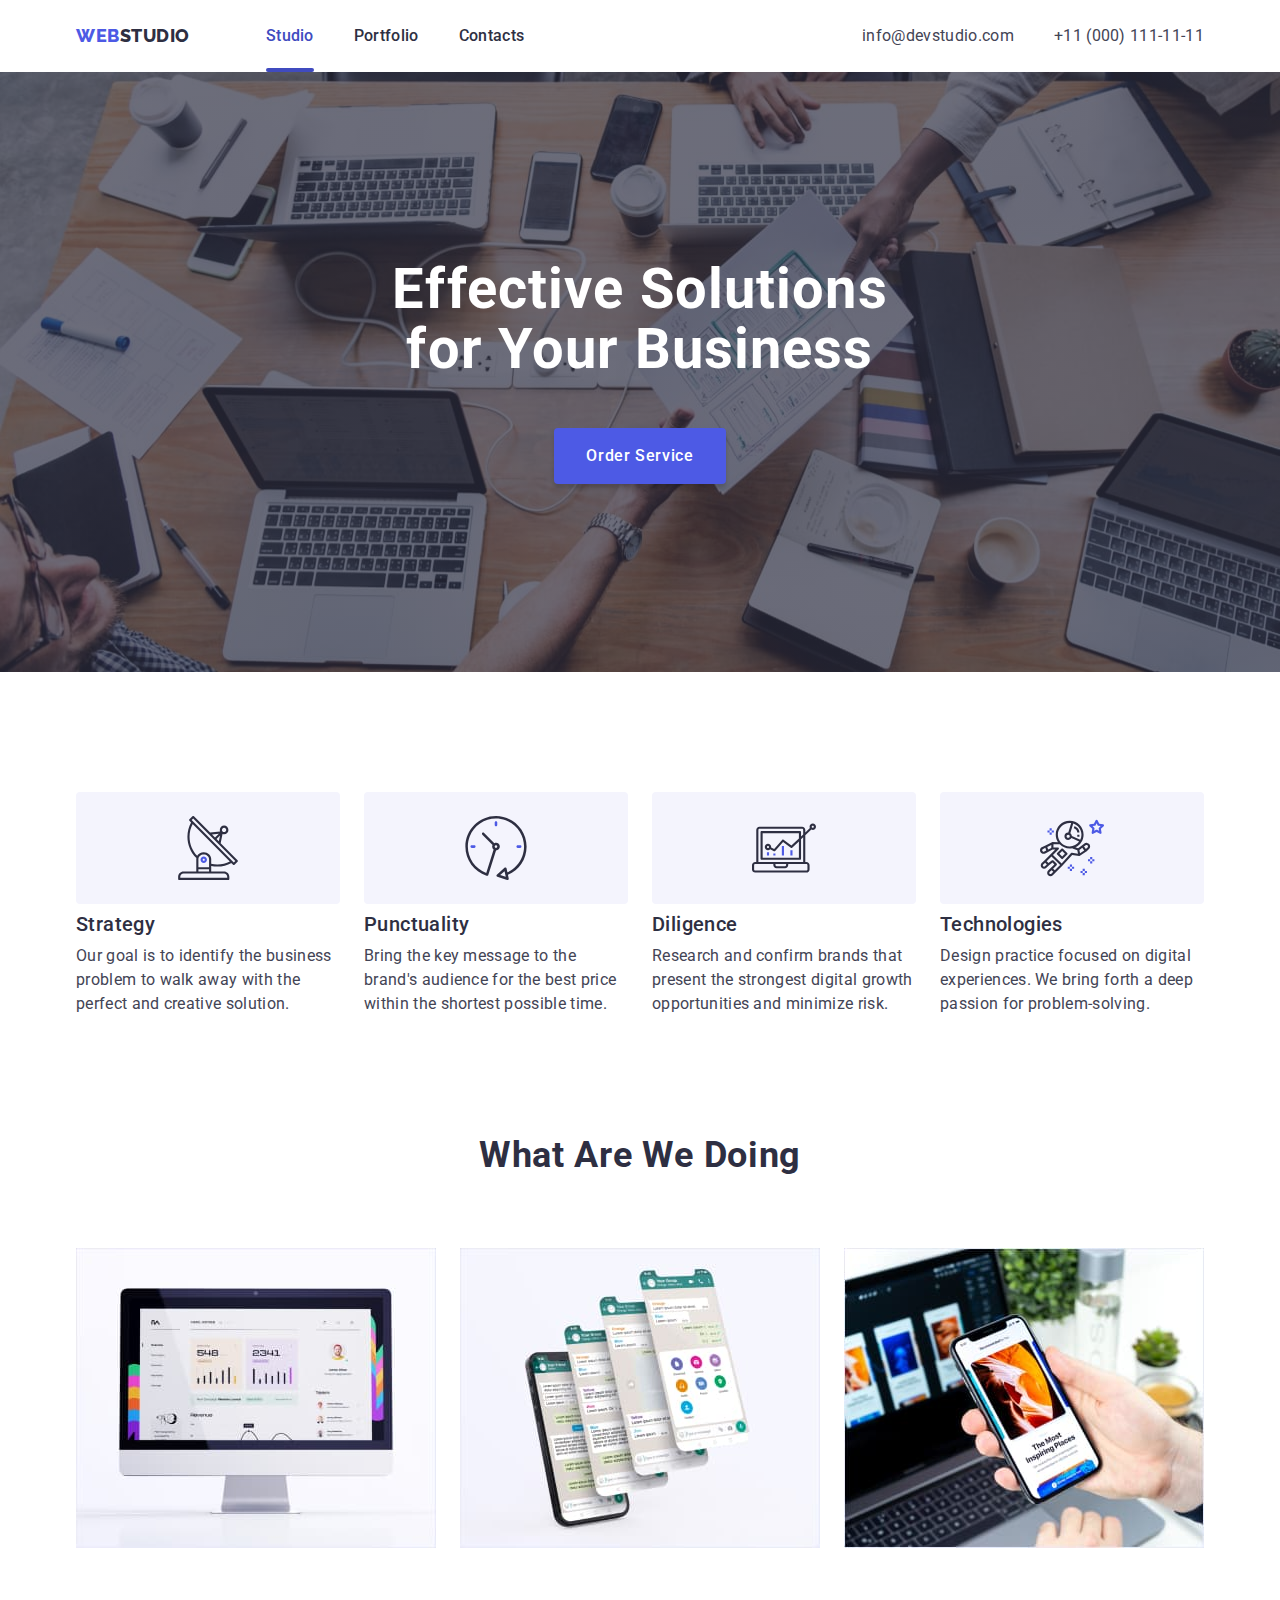
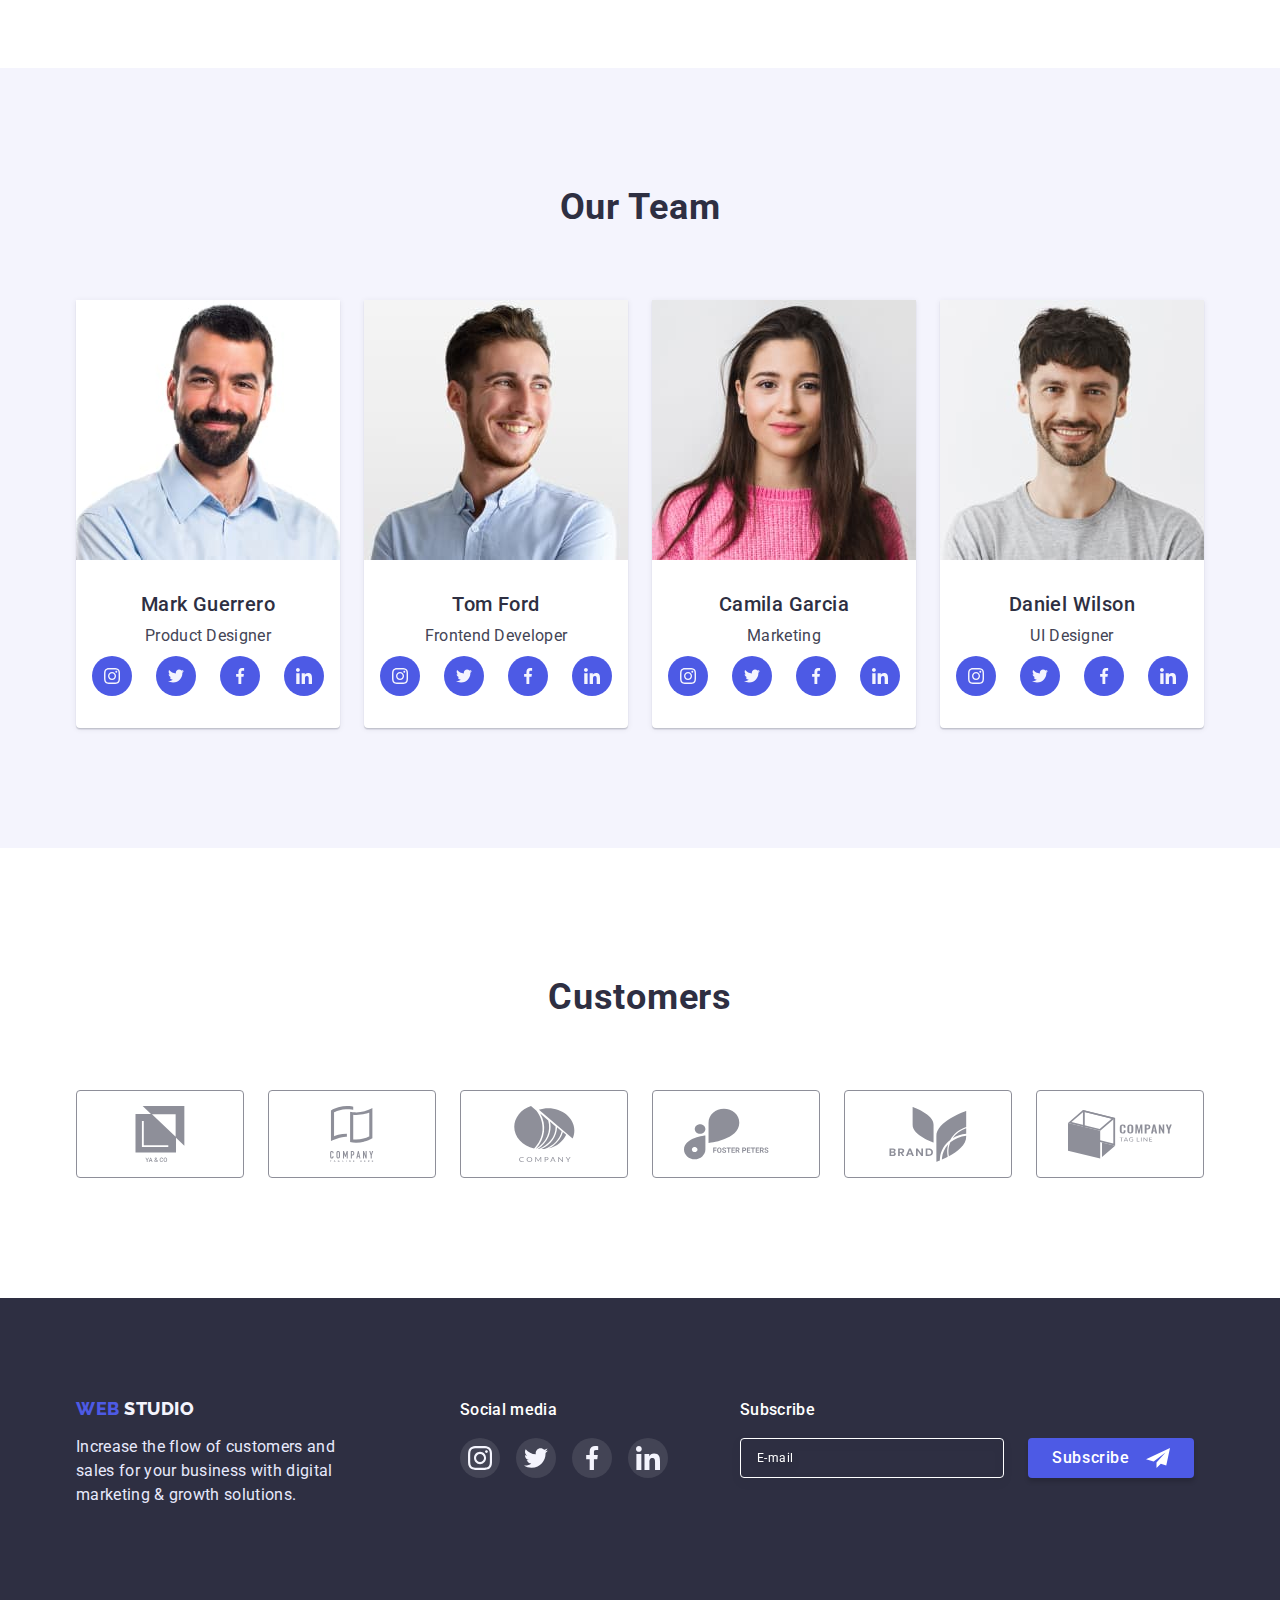
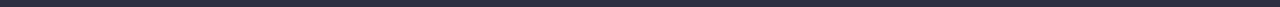
<file: index.html>
<!DOCTYPE html>
<html lang="en">
  <head>
    <meta charset="UTF-8" />
    <meta http-equiv="X-UA-Compatible" content="IE=edge" />
    <meta name="viewport" content="width=device-width, initial-scale=1.0" />
    <title>Webstudio</title>
    <link rel="preconnect" href="https://fonts.googleapis.com" />
    <link rel="preconnect" href="https://fonts.gstatic.com" crossorigin />
    <link
      href="https://fonts.googleapis.com/css2?family=Raleway:wght@800&family=Roboto:wght@400;500;700;900&display=swap"
      rel="stylesheet"
    />
    <link
      rel="stylesheet"
      href="https://cdnjs.cloudflare.com/ajax/libs/modern-normalize/1.1.0/modern-normalize.min.css"
    />
    <link href="css/styles.css" rel="stylesheet" />
  </head>
  <body>
    <header class="header">
      <div class="container header-container">
        <nav class="header-navigation">
          <a href="./index.html" class="header-logo">
            Web<span class="header-subject">Studio</span></a
          >
          <ul class="header-list list">
            <li class="header-item">
              <a href="" class="header-link link active">Studio</a>
            </li>
            <li class="header-item">
              <a href="./portfolio.html" class="header-link link">Portfolio</a>
            </li>
            <li class="header-item">
              <a href="" class="header-link link">Contacts</a>
            </li>
          </ul>
        </nav>

        <address class="header-address">
          <ul class="header-list list">
            <li class="adress-link">
              <a href="mailto:info@devstudio.com" class="header-mailto link"
                >info@devstudio.com</a
              >
            </li>
            <li class="adress-link">
              <a href="tel:+110001111111" class="header-tel link"
                >+11 (000) 111-11-11</a
              >
            </li>
          </ul>
        </address>
      </div>
    </header>

    <main>
      <!--Hero image-->
      <section class="hero">
        <div class="container hero-container">
          <h1 class="hero-title">Effective Solutions for Your Business</h1>
          <button type="button" class="hero-button" data-modal-open>
            Order Service
          </button>
        </div>
      </section>
      <!--/Hero image-->

      <!--Advantages-->

      <section class="advantages">
        <div class="container advantages-container">
          <h2 class="visually-hidden">Principes</h2>
          <ul class="advantages-items list">
            <li>
              <div class="advantages-box">
                <svg class="advantages-icon" width="64px" height="64px">
                  <use
                    href="./images/symbol-defs.advan..svg#icon-antenna"
                  ></use>
                </svg>
              </div>

              <h3 class="advantages-title">Strategy</h3>
              <p class="advantages-text">
                Our goal is to identify the business problem to walk away with
                the perfect and creative solution.
              </p>
            </li>
            <li>
              <div class="advantages-box">
                <svg class="advantages-icon" width="64px" height="64px">
                  <use href="./images/symbol-defs.advan..svg#icon-clock"></use>
                </svg>
              </div>
              <h3 class="advantages-title">Punctuality</h3>
              <p class="advantages-text">
                Bring the key message to the brand's audience for the best price
                within the shortest possible time.
              </p>
            </li>
            <li>
              <div class="advantages-box">
                <svg class="advantages-icon" width="64px" height="64px">
                  <use
                    href="./images/symbol-defs.advan..svg#icon-diagram"
                  ></use>
                </svg>
              </div>
              <h3 class="advantages-title">Diligence</h3>
              <p class="advantages-text">
                Research and confirm brands that present the strongest digital
                growth opportunities and minimize risk.
              </p>
            </li>
            <li>
              <div class="advantages-box">
                <svg class="advantages-icon" width="64px" height="64px">
                  <use
                    href="./images/symbol-defs.advan..svg#icon-astronaut"
                  ></use>
                </svg>
              </div>
              <h3 class="advantages-title">Technologies</h3>
              <p class="advantages-text">
                Design practice focused on digital experiences. We bring forth a
                deep passion for problem-solving.
              </p>
            </li>
          </ul>
        </div>
      </section>
      <!--/Advantages-->

      <!--article-->
      <section class="article">
        <div class="container article-container">
          <h2 class="article-title">What are we doing</h2>
          <ul class="article-list list">
            <li class="article-item">
              <img
                class="card"
                src="./images/main1.jpg"
                alt="computer monitor screen"
                width="360"
                height="300"
              />
            </li>
            <li class="article-item">
              <img
                class="card"
                src="./images/main2.jpg"
                alt="phone screen"
                width="360"
                height="300"
              />
            </li>
            <li class="article-item">
              <img
                class="card"
                src="./images/main3.jpg"
                alt="phone in hands"
                width="360"
                height="300"
              />
            </li>
          </ul>
        </div>
      </section>
      <!--/article-->

      <!--Team-->
      <section class="team">
        <div class="container">
          <h2 class="team-title">Our Team</h2>
          <ul class="team-list list">
            <li class="team-item">
              <img
                class="team-card"
                src="./images/m1.jpg"
                alt="Mark Guerrero"
                width="264"
                height="260"
              />
              <div class="team-content">
                <h3 class="team-subtitle">Mark Guerrero</h3>
                <p class="team-text">Product Designer</p>

                <ul class="social-list list">
                  <li class="social-item">
                    <a href="" class="social-list-link">
                      <svg class="social-media-icon" width="16px" height="16px">
                        <use
                          href="./images/symbol-defs.svg.svg#icon-instagram"
                        ></use>
                      </svg>
                    </a>
                  </li>
                  <li class="social-item">
                    <a href="" class="social-list-link">
                      <svg class="social-media-icon" width="16px" height="16px">
                        <use
                          href="./images/symbol-defs.svg.svg#icon-twitter"
                        ></use>
                      </svg>
                    </a>
                  </li>
                  <li class="social-item">
                    <a href="" class="social-list-link">
                      <svg class="social-media-icon" width="16px" height="16px">
                        <use
                          href="./images/symbol-defs.svg.svg#icon-facebook"
                        ></use>
                      </svg>
                    </a>
                  </li>
                  <li class="social-item">
                    <a href="" class="social-list-link">
                      <svg class="social-media-icon" width="16px" height="16px">
                        <use
                          href="./images/symbol-defs.svg.svg#icon-linkedin"
                        ></use>
                      </svg>
                    </a>
                  </li>
                </ul>
              </div>
            </li>

            <li class="team-item">
              <img
                class="team-img"
                src="./images/m2.jpg"
                alt="Tom Ford"
                width="264"
                height="260"
              />
              <div class="team-content">
                <h3 class="team-subtitle">Tom Ford</h3>
                <p class="team-text">Frontend Developer</p>
                <ul class="social-list list">
                  <li class="social-item">
                    <a href="" class="social-list-link">
                      <svg class="social-media-icon" width="16px" height="16px">
                        <use
                          href="./images/symbol-defs.svg.svg#icon-instagram"
                        ></use>
                      </svg>
                    </a>
                  </li>
                  <li class="social-item">
                    <a href="" class="social-list-link">
                      <svg class="social-media-icon" width="16px" height="16px">
                        <use
                          href="./images/symbol-defs.svg.svg#icon-twitter"
                        ></use>
                      </svg>
                    </a>
                  </li>
                  <li class="social-item">
                    <a href="" class="social-list-link">
                      <svg class="social-media-icon" width="16px" height="16px">
                        <use
                          href="./images/symbol-defs.svg.svg#icon-facebook"
                        ></use>
                      </svg>
                    </a>
                  </li>
                  <li class="social-item">
                    <a href="" class="social-list-link">
                      <svg class="social-media-icon" width="16px" height="16px">
                        <use
                          href="./images/symbol-defs.svg.svg#icon-linkedin"
                        ></use>
                      </svg>
                    </a>
                  </li>
                </ul>
              </div>
            </li>

            <li class="team-item">
              <img
                class="team-img"
                src="./images/m3.jpg"
                alt="Camila Garcia"
                width="264"
                height="260"
              />
              <div class="team-content">
                <h3 class="team-subtitle">Camila Garcia</h3>
                <p class="team-text">Marketing</p>
                <ul class="social-list list">
                  <li class="social-item">
                    <a href="" class="social-list-link">
                      <svg class="social-media-icon" width="16px" height="16px">
                        <use
                          href="./images/symbol-defs.svg.svg#icon-instagram"
                        ></use>
                      </svg>
                    </a>
                  </li>
                  <li class="social-item">
                    <a href="" class="social-list-link">
                      <svg class="social-media-icon" width="16px" height="16px">
                        <use
                          href="./images/symbol-defs.svg.svg#icon-twitter"
                        ></use>
                      </svg>
                    </a>
                  </li>
                  <li class="social-item">
                    <a href="" class="social-list-link">
                      <svg class="social-media-icon" width="16px" height="16px">
                        <use
                          href="./images/symbol-defs.svg.svg#icon-facebook"
                        ></use>
                      </svg>
                    </a>
                  </li>
                  <li class="social-item">
                    <a href="" class="social-list-link">
                      <svg class="social-media-icon" width="16px" height="16px">
                        <use
                          href="./images/symbol-defs.svg.svg#icon-linkedin"
                        ></use>
                      </svg>
                    </a>
                  </li>
                </ul>
              </div>
            </li>

            <li class="team-item">
              <img
                class="team-img"
                src="./images/m4.jpg"
                alt="Daniel Wilson"
                width="264"
              />
              <div class="team-content">
                <h3 class="team-subtitle">Daniel Wilson</h3>
                <p class="team-text">UI Designer</p>
                <ul class="social-list list">
                  <li class="social-item">
                    <a href="" class="social-list-link">
                      <svg class="social-media-icon" width="16px" height="16px">
                        <use
                          href="./images/symbol-defs.svg.svg#icon-instagram"
                        ></use>
                      </svg>
                    </a>
                  </li>
                  <li class="social-item">
                    <a href="" class="social-list-link">
                      <svg class="social-media-icon" width="16px" height="16px">
                        <use
                          href="./images/symbol-defs.svg.svg#icon-twitter"
                        ></use>
                      </svg>
                    </a>
                  </li>
                  <li class="social-item">
                    <a href="" class="social-list-link">
                      <svg class="social-media-icon" width="16px" height="16px">
                        <use
                          href="./images/symbol-defs.svg.svg#icon-facebook"
                        ></use>
                      </svg>
                    </a>
                  </li>
                  <li class="social-item">
                    <a href="" class="social-list-link">
                      <svg class="social-media-icon" width="16px" height="16px">
                        <use
                          href="./images/symbol-defs.svg.svg#icon-linkedin"
                        ></use>
                      </svg>
                    </a>
                  </li>
                </ul>
              </div>
            </li>
          </ul>
        </div>
      </section>
      <!--/Team-->

      <!----Customers--->
      <section class="customers-container">
        <div class="container">
          <h2 class="customer-title">Customers</h2>
          <ul class="customer-list list">
            <li class="customer-item">
              <a href="" class="customer-link">
                <svg class="customer-icon" width="104px" height="56px">
                  <use href="./images/symbol-defs.cust.svg#icon-cust1"></use>
                </svg>
              </a>
            </li>
            <li class="customer-item">
              <a href="" class="customer-link">
                <svg class="customer-icon" width="104px" height="56px">
                  <use href="./images/symbol-defs.cust.svg#icon-cust2"></use>
                </svg>
              </a>
            </li>
            <li class="customer-item">
              <a href="" class="customer-link">
                <svg class="customer-icon" width="104px" height="56px">
                  <use href="./images/symbol-defs.cust.svg#icon-cust3"></use>
                </svg>
              </a>
            </li>
            <li class="customer-item">
              <a href="" class="customer-link">
                <svg class="customer-icon" width="104px" height="56px">
                  <use href="./images/symbol-defs.cust.svg#icon-cust4"></use>
                </svg>
              </a>
            </li>
            <li class="customer-item">
              <a href="" class="customer-link">
                <svg class="customer-icon" width="104px" height="56px">
                  <use href="./images/symbol-defs.cust.svg#icon-cust5"></use>
                </svg>
              </a>
            </li>
            <li class="customer-item">
              <a href="" class="customer-link">
                <svg class="customer-icon" width="104px" height="56px">
                  <use href="./images/symbol-defs.cust.svg#icon-cust6"></use>
                </svg>
              </a>
            </li>
          </ul>
        </div>
      </section>
      <!----/Customers----->
    </main>

    <footer class="footer">
      <div class="container footer-container">
        <div class="footer-logo-block">
          <a href="./index.html" class="footer-logo">
            Web <span class="footer-subject">Studio</span></a
          >
          <p class="footer-text">
            Increase the flow of customers and sales for your business with
            digital marketing & growth solutions.
          </p>
        </div>
        <div class="footer-media">
          <p class="footer-media-title">Social media</p>
          <ul class="footer-media-list list">
            <li class="footer-media-item">
              <a href="" class="footer-media-link link">
                <svg class="footer-media-icon" width="24px" height="24px">
                  <use href="./images/symbol-defs.svg.svg#icon-instagram"></use>
                </svg>
              </a>
            </li>
            <li class="footer-media-item">
              <a href="" class="footer-media-link link">
                <svg class="footer-media-icon" width="24px" height="24px">
                  <use href="./images/symbol-defs.svg.svg#icon-twitter"></use>
                </svg>
              </a>
            </li>
            <li class="footer-media-item">
              <a href="" class="footer-media-link link">
                <svg class="footer-media-icon" width="24px" height="24px">
                  <use href="./images/symbol-defs.svg.svg#icon-facebook"></use>
                </svg>
              </a>
            </li>
            <li class="footer-media-item">
              <a href="" class="footer-media-link link">
                <svg class="footer-media-icon" width="24px" height="24px">
                  <use href="./images/symbol-defs.svg.svg#icon-linkedin"></use>
                </svg>
              </a>
            </li>
          </ul>
        </div>
        <div class="footer-subscribe">
          <p class="footer-subscribe-title">Subscribe</p>
          <form class="subscribe-form">
            <div class="subscribe-field">
              <input
                class="subscribe-input input-text"
                type="email"
                placeholder="E-mail"
                name="email"
                required
              />
              <button type="submit" class="subscribe-form-button">
                Subscribe<svg
                  class="subscribe-form-icon"
                  width="24px"
                  height="24px"
                >
                  <use href="./images/airplane-defs.svg#icon-airplane"></use>
                </svg>
              </button>
            </div>
          </form>
        </div>
      </div>
    </footer>
    <div class="backdrop is-hidden" data-modal>
      <div class="modal">
        <button type="button" class="modal-close-btn" data-modal-close>
          <svg class="modal-close-icon" width="8px" height="8px">
            <use href="./images/symbol-defsVector.svg#icon-Vector"></use>
          </svg>
        </button>

        <form class="modal-form form">
          <p class="modal-title">
            Leave your contacts and we will call you back
          </p>
          <div class="form-group">
            <label for="Name" class="form-label"
              ><span class="label-dcr">Name</span>
              <span class="form-control">
                <input
                  type="text"
                  id="Name"
                  class="form-input"
                  name="fullname"
                  required
                />
                <svg class="form-icon" width="18" height="18">
                  <use href="./images/symbol-defsVector.svg#icon-user"></use>
                </svg>
              </span>
            </label>
          </div>
          <div class="form-group">
            <label for="phone" class="form-label"
              ><span class="label-dcr">Phone</span>
              <span class="form-control">
                <input
                  type="tel"
                  id="phone"
                  class="form-input"
                  name="phone"
                  pattern="^\+?3?8?(0\d{9})$"
                  required
                />
                <svg class="form-icon" width="18" height="24">
                  <use
                    href="./images/symbol-defsVector.svg#icon-phone-black-18dp-1"
                  ></use>
                </svg>
              </span>
            </label>
          </div>
          <div class="form-group">
            <label for="email" class="form-label"
              ><span class="label-dcr">Email</span>
              <span class="form-control">
                <input
                  type="email"
                  id="email"
                  class="form-input"
                  name="email"
                  required
                />
                <svg class="form-icon" width="18" height="24">
                  <use
                    href="./images/symbol-defsVector.svg#icon-email-black-18dp-1"
                  ></use>
                </svg>
              </span>
            </label>
          </div>
          <div class="form-group">
            <label for="comment" class="form-label"
              ><span class="label-dcr">Comment</span>
              <textarea
                name="Text input"
                class="form-textarea"
                id="comment"
                placeholder="Text input"
              ></textarea>
            </label>
          </div>

          <input
            type="checkbox"
            class="form-checkbox visually-hidden"
            id="policy"
            name="policy"
          />
          <label for="policy" class="form-label-checkbox">
            <span>
              <svg class="form-checkbox-icon" width="10" height="8">
                <use href="./images/symbol-defsVector.svg#icon-check"></use>
              </svg>
            </span>
            I accept the terms and conditions of the
            <a class="privacy-policy-link" href="">Privacy Policy</a>
          </label>
          <button type="submit" class="modal-button">Send</button>
        </form>
      </div>
    </div>
    <script src="./js/modal.js"></script>
  </body>
</html>
</file>
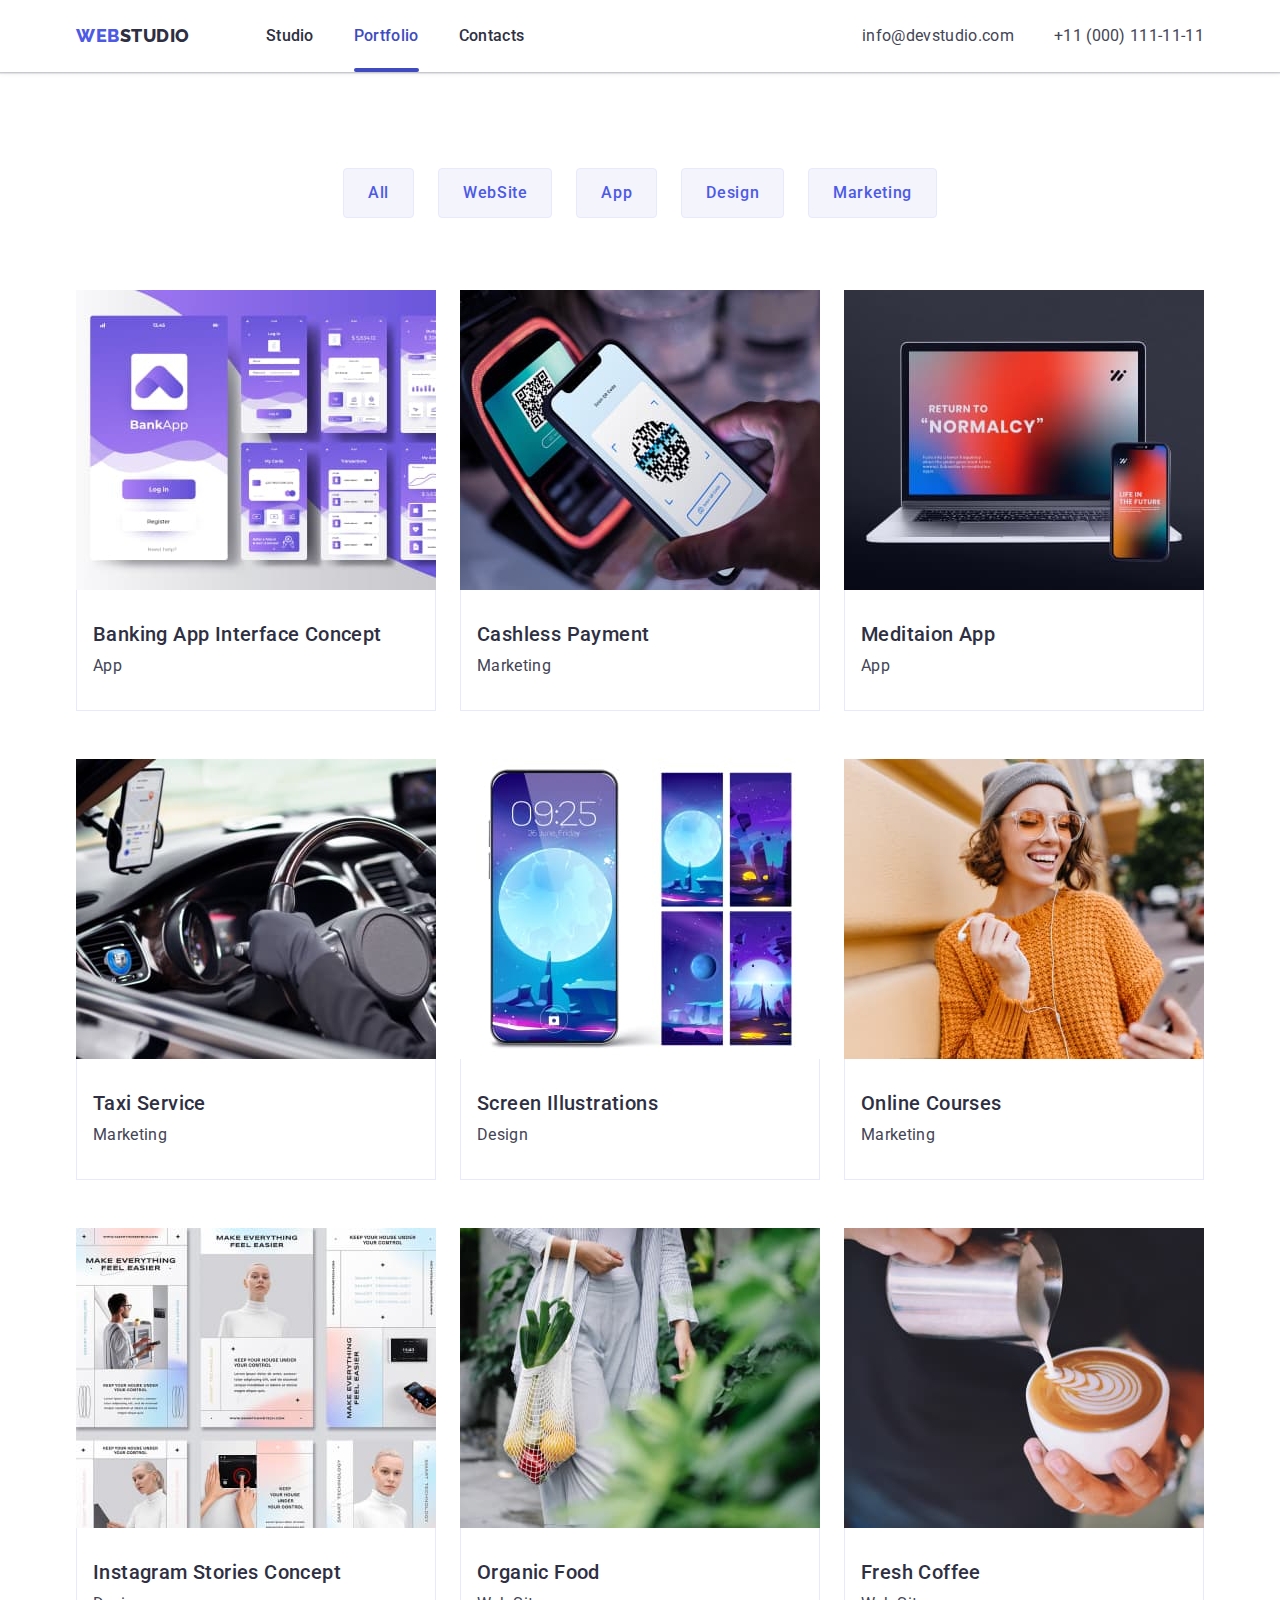
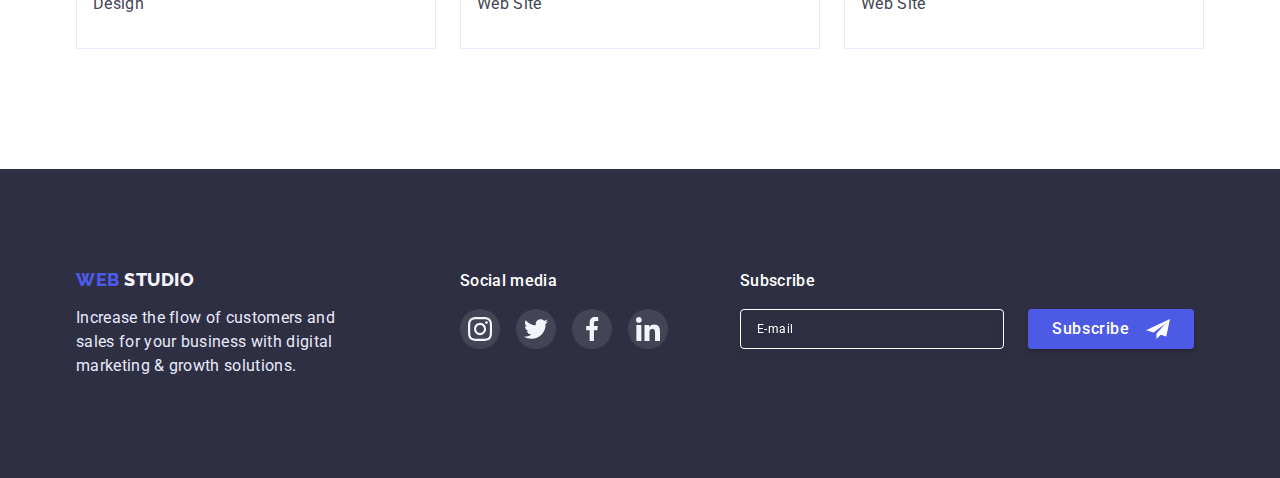
<file: portfolio.html>
<!DOCTYPE html>
<html lang="en">
  <head>
    <meta charset="UTF-8" />
    <meta http-equiv="X-UA-Compatible" content="IE=edge" />
    <meta name="viewport" content="width=device-width, initial-scale=1.0" />
    <title>Portfolio</title>
    <link rel="preconnect" href="https://fonts.googleapis.com" />
    <link rel="preconnect" href="https://fonts.gstatic.com" crossorigin />
    <link
      href="https://fonts.googleapis.com/css2?family=Raleway:wght@800&family=Roboto:wght@400;500;700;900&display=swap"
      rel="stylesheet"
    />
    <link
      rel="stylesheet"
      href="https://cdnjs.cloudflare.com/ajax/libs/modern-normalize/1.1.0/modern-normalize.min.css"
    />
    <link href="css/styles.css" rel="stylesheet" />
  </head>
  <body>
    <header class="header">
      <div class="container header-container">
        <nav class="header-navigation">
          <a href="./index.html" class="header-logo">
            Web<span class="header-subject">Studio</span></a
          >

          <ul class="header-list list">
            <li class="header-item">
              <a href="./index.html" class="header-link link">Studio</a>
            </li>
            <li class="header-item">
              <a href="./portfolio.html" class="header-link link active"
                >Portfolio</a
              >
            </li>
            <li class="header-item">
              <a href="" class="header-link link">Contacts</a>
            </li>
          </ul>
        </nav>

        <address class="header-address">
          <ul class="header-list list">
            <li class="address-link">
              <a href="mailto:info@devstudio.com" class="header-mailto link"
                >info@devstudio.com</a
              >
            </li>
            <li class="address-link">
              <a href="tel:+110001111111" class="header-tel link"
                >+11 (000) 111-11-11</a
              >
            </li>
          </ul>
        </address>
      </div>
    </header>

    <main>
      <!--Portfolio-->
      <section class="portfolio">
        <div class="container portfolio-container">
          <h1 class="visually-hidden">Portfolio</h1>
          <ul class="portfolio-list">
            <li><button type="button" class="button">All</button></li>
            <li><button type="button" class="button">WebSite</button></li>
            <li><button type="button" class="button">App</button></li>
            <li><button type="button" class="button">Design</button></li>
            <li><button type="button" class="button">Marketing</button></li>
          </ul>
          <ul class="content-set">
            <li class="content-item">
              <a href="#" class="portfolio-link">
                <div class="portfolio-link-img">
                  <img
                    class="portfolio-img"
                    src="./images/portfolio1.jpg"
                    alt="Banking App Interface Concept"
                    width="360"
                    height="300"
                  />
                  <p class="overlay">
                    14 Stylish and User-Friendly App Design Concepts · Task
                    Manager App · Calorie Tracker App · Exotic Fruit Ecommerce
                    App · Cloud Storage App
                  </p>
                </div>
                <div class="portfolio-content">
                  <h2 class="portfolio-item">Banking App Interface Concept</h2>
                  <p class="portfolio-dcr">App</p>
                </div></a
              >
            </li>

            <li class="content-item">
              <a href="#" class="portfolio-link">
                <div class="portfolio-link-img">
                  <img
                    class="portfolio-img"
                    src="./images/portfolio2.jpg"
                    alt="Cashless Payment"
                    width="360"
                    height="300"
                  />
                  <p class="overlay">
                    14 Stylish and User-Friendly App Design Concepts · Task
                    Manager App · Calorie Tracker App · Exotic Fruit Ecommerce
                    App · Cloud Storage App
                  </p>
                </div>
                <div class="portfolio-content">
                  <h2 class="portfolio-item">Cashless Payment</h2>
                  <p class="portfolio-dcr">Marketing</p>
                </div></a
              >
            </li>

            <li class="content-item">
              <a href="#" class="portfolio-link">
                <div class="portfolio-link-img">
                  <img
                    class="portfolio-img"
                    src="./images/portfolio3.jpg"
                    alt="Meditaion App"
                    width="360"
                    height="300"
                  />
                  <p class="overlay">
                    14 Stylish and User-Friendly App Design Concepts · Task
                    Manager App · Calorie Tracker App · Exotic Fruit Ecommerce
                    App · Cloud Storage App
                  </p>
                </div>
                <div class="portfolio-content">
                  <h2 class="portfolio-item">Meditaion App</h2>
                  <p class="portfolio-dcr">App</p>
                </div></a
              >
            </li>

            <li class="content-item">
              <a href="#" class="portfolio-link">
                <div class="portfolio-link-img">
                  <img
                    class="portfolio-img"
                    src="./images/portfolio4.jpg"
                    alt="Taxi Service"
                    width="360"
                    height="300"
                  />
                  <p class="overlay">
                    14 Stylish and User-Friendly App Design Concepts · Task
                    Manager App · Calorie Tracker App · Exotic Fruit Ecommerce
                    App · Cloud Storage App
                  </p>
                </div>
                <div class="portfolio-content">
                  <h2 class="portfolio-item">Taxi Service</h2>
                  <p class="portfolio-dcr">Marketing</p>
                </div>
              </a>
            </li>

            <li class="content-item">
              <a href="#" class="portfolio-link">
                <div class="portfolio-link-img">
                  <img
                    class="portfolio-img"
                    src="./images/portfolio5.jpg"
                    alt="Screen Illustrations"
                    width="360"
                    height="300"
                  />
                  <p class="overlay">
                    14 Stylish and User-Friendly App Design Concepts · Task
                    Manager App · Calorie Tracker App · Exotic Fruit Ecommerce
                    App · Cloud Storage App
                  </p>
                </div>
                <div class="portfolio-content">
                  <h2 class="portfolio-item">Screen Illustrations</h2>
                  <p class="portfolio-dcr">Design</p>
                </div>
              </a>
            </li>

            <li class="content-item">
              <a href="#" class="portfolio-link">
                <div class="portfolio-link-img">
                  <img
                    class="portfolio-img"
                    src="./images/portfolio6.jpg"
                    alt="Online Courses"
                    width="360"
                    height="300"
                  />
                  <p class="overlay">
                    14 Stylish and User-Friendly App Design Concepts · Task
                    Manager App · Calorie Tracker App · Exotic Fruit Ecommerce
                    App · Cloud Storage App
                  </p>
                </div>
                <div class="portfolio-content">
                  <h2 class="portfolio-item">Online Courses</h2>
                  <p class="portfolio-dcr">Marketing</p>
                </div>
              </a>
            </li>

            <li class="content-item">
              <a href="#" class="portfolio-link">
                <div class="portfolio-link-img">
                  <img
                    class="portfolio-img"
                    src="./images/portfolio7.jpg"
                    alt="Instagram Stories Concept"
                    width="360"
                    height="300"
                  />
                  <p class="overlay">
                    14 Stylish and User-Friendly App Design Concepts · Task
                    Manager App · Calorie Tracker App · Exotic Fruit Ecommerce
                    App · Cloud Storage App
                  </p>
                </div>
                <div class="portfolio-content">
                  <h2 class="portfolio-item">Instagram Stories Concept</h2>
                  <p class="portfolio-dcr">Design</p>
                </div>
              </a>
            </li>

            <li class="content-item">
              <a href="#" class="portfolio-link">
                <div class="portfolio-link-img">
                  <img
                    class="portfolio-img"
                    src="./images/portfolio8.jpg"
                    alt="Organic Food"
                    width="360"
                    height="300"
                  />
                  <p class="overlay">
                    14 Stylish and User-Friendly App Design Concepts · Task
                    Manager App · Calorie Tracker App · Exotic Fruit Ecommerce
                    App · Cloud Storage App
                  </p>
                </div>
                <div class="portfolio-content">
                  <h2 class="portfolio-item">Organic Food</h2>
                  <p class="portfolio-dcr">Web Site</p>
                </div>
              </a>
            </li>

            <li class="content-item">
              <a href="#" class="portfolio-link">
                <div class="portfolio-link-img">
                  <img
                    class="portfolio-img"
                    src="./images/portfolio9.jpg"
                    alt="Fresh Coffee"
                    width="360"
                    height="300"
                  />
                  <p class="overlay">
                    14 Stylish and User-Friendly App Design Concepts · Task
                    Manager App · Calorie Tracker App · Exotic Fruit Ecommerce
                    App · Cloud Storage App
                  </p>
                </div>
                <div class="portfolio-content">
                  <h2 class="portfolio-item">Fresh Coffee</h2>
                  <p class="portfolio-dcr">Web Site</p>
                </div>
              </a>
            </li>
          </ul>
        </div>
      </section>
      <!--/Portfolio-->
    </main>
    <footer class="footer">
      <div class="container footer-container">
        <div class="footer-logo-block">
          <a href="./index.html" class="footer-logo">
            Web <span class="footer-subject">Studio</span></a
          >
          <p class="footer-text">
            Increase the flow of customers and sales for your business with
            digital marketing & growth solutions.
          </p>
        </div>
        <div class="footer-media">
          <h2 class="footer-media-title">Social media</h2>
          <ul class="footer-media-list list">
            <li class="footer-media-item">
              <a href="" class="footer-media-link link">
                <svg class="footer-media-icon" width="24px" height="24px">
                  <use href="./images/symbol-defs.svg.svg#icon-instagram"></use>
                </svg>
              </a>
            </li>
            <li class="footer-media-item">
              <a href="" class="footer-media-link link">
                <svg class="footer-media-icon" width="24px" height="24px">
                  <use href="./images/symbol-defs.svg.svg#icon-twitter"></use>
                </svg>
              </a>
            </li>
            <li class="footer-media-item">
              <a href="" class="footer-media-link link">
                <svg class="footer-media-icon" width="24px" height="24px">
                  <use href="./images/symbol-defs.svg.svg#icon-facebook"></use>
                </svg>
              </a>
            </li>
            <li class="footer-media-item">
              <a href="" class="footer-media-link link">
                <svg class="footer-media-icon" width="24px" height="24px">
                  <use href="./images/symbol-defs.svg.svg#icon-linkedin"></use>
                </svg>
              </a>
            </li>
          </ul>
        </div>
        <div class="footer-subscribe">
          <p class="footer-subscribe-title">Subscribe</p>
          <form class="subscribe-form">
            <div class="subscribe-field">
              <input
                class="subscribe-input input-text"
                type="email"
                placeholder="E-mail"
                name="email"
                type="email"
                required
              />
              <button type="submit" class="subscribe-form-button">
                Subscribe<svg
                  class="subscribe-form-icon"
                  width="24px"
                  height="24px"
                >
                  <use href="./images/airplane-defs.svg#icon-airplane"></use>
                </svg>
              </button>
            </div>
          </form>
        </div>
      </div>
    </footer>
  </body>
</html>
</file>
<file: css/styles.css>
:root {
  --primary-text-color: #434455;
  --background-color: #ffffff;
  --title-text-color: #2e2f42;
  --accent-color: #4d5ae5;
  --primare-background-color: #f4f4fd;
  --hovet-background-color: #404bbf;
  --active-color: #404bbf;
  --secondary-font-color: #ffffff;
  --third-color: #e7e9fc;
  --box-shadow: 0px 1px 6px rgba(46, 47, 66, 0.08),
    0px 1px 1px rgba(46, 47, 66, 0.16), 0px 2px 1px rgba(46, 47, 66, 0.08);
  --button-box-shadow: 0px 3px 1px rgba(0, 0, 0, 0.1),
    0px 2px 1px rgba(0, 0, 0, 0.08), 0px 2px 2px rgba(0, 0, 0, 0.12);
  --background-hero-color: #2e2f42;
  --background-footer-color: #2e2f42;
  --hover-team-color: #4d5ae5;
  --advantages-box-color: #f4f4fd;
  --customer-fill-color: #8e8f99;
  --customer-fill-active-color: #404bbf;
  --customer-color: #8e8f99;
  --customer-active-color: #404bbf;
  --customer-title-color: #2e2f42;
  --footer-active-color: #ffffff;
  --footer-media-title-color: #ffffff;
  --team-background-color: #4d5ae5;
  --team-hover-background-color: #404bbf;
  --modal-border-color: rgba(46, 47, 66, 1);
  --placeholder-color: rgba(142, 143, 153, 1);
  --border-color: #2e2f42;
}
h1,
h2,
h3,
h4,
h5,
p {
  margin: 0;
}
ul {
  margin: 0;
  padding: 0;
}

body {
  font-family: "Roboto", sans-serif;
  background-color: var(--background-color);
  margin: 0 auto;
}

.container {
  width: 1158px;
  padding-left: 15px;
  padding-right: 15px;
  margin: 0 auto;
}

/* колір основного тексту #434455*/
/* вторичний колір тексту #2E2F42*/
/* колір акцент #4d5ae5*/
/* білий колір №FFFFFF*/
/* вторичний колір фона #F4F4FD*/

.link {
  text-decoration: none;
}

.list {
  padding: 0;
  margin: 0;
  list-style: none;
}

img {
  display: block;
  max-width: 100%;
  height: auto;
}

/* Header */

.header {
  border-bottom: 1px solidv var(--third-color);
  box-sizing: border-box;
  box-shadow: 0px 2px 1px rgba(46, 47, 66, 0.08),
    0px 1px 1px rgba(46, 47, 66, 0.16), 0px 1px 6px rgba(46, 47, 66, 0.08);
}

.header-navigation {
  display: flex;
  align-items: center;
}
.header-logo {
  font-family: "Raleway", sans-serif;
  text-decoration: none;
  font-weight: 800;
  font-size: 18px;
  line-height: 1.17;
  letter-spacing: 0.03em;
  text-transform: uppercase;
  color: var(--accent-color);
  margin-right: 76px;
}
.header-subject {
  color: var(--title-text-color);
  text-decoration: none;
}

.header-list {
  display: flex;
  gap: 40px;
  align-items: center;
  padding: 24px 0;
}
.header-link {
  font-weight: 500;
  font-size: 16px;
  line-height: 1.5;
  letter-spacing: 0.02em;
  color: var(--title-text-color);
  padding: 24px 0;
  position: relative;
  transition: color 250ms cubic-bezier(0.4, 0, 0.2, 1);
}

.active {
  color: var(--active-color);
}
.header-link.active::after {
  content: "";
  width: 100%;
  height: 4px;
  background-color: var(--hovet-background-color);
  border-radius: 2px;
  position: absolute;
  top: 66px;
  left: 0;
  transition: color 250ms cubic-bezier(0.4, 0, 0.2, 1);
}

.header-container {
  display: flex;
  align-items: center;
}

.header-address {
  margin-left: auto;
}
.header-mailto,
.header-tel {
  font-size: 16px;
  line-height: 1.5;
  font-style: normal;
  letter-spacing: 0.02em;
  color: var(--primary-text-color);
}

.header-mailto:hover,
.header-tel:hover {
  color: var(--accent-color);
}

.adress-link:hover,
.adress-link:focus {
  color: var(--accent-color);
}

/* Hero */

.hero {
  padding-top: 188px;
  padding-bottom: 188px;
  background-image: linear-gradient(
      rgba(46, 47, 66, 0.7),
      rgba(46, 47, 66, 0.7)
    ),
    url(../images/hero.jpg);
  max-width: 1440px;
  background-size: cover;
  background-repeat: no-repeat;
  margin-left: auto;
  margin-right: auto;
  background-color: var(--background-hero-color);
}

.hero-title {
  margin-left: auto;
  margin-right: auto;
  margin-bottom: 48px;
  font-weight: 700;
  font-size: 56px;
  line-height: 1.07;
  letter-spacing: 0.02em;
  color: var(--secondary-font-color);
  width: 496px;
  text-align: center;
}

.hero-button {
  font-family: inherit;
  cursor: pointer;
  font-weight: 500;
  font-size: 16px;
  line-height: 1.5;
  letter-spacing: 0.04em;

  color: var(--secondary-font-color);
  background: var(--accent-color);
  box-shadow: 0px 4px 4px rgba(0, 0, 0, 0.15);

  border-radius: 4px;
  padding: 16px 32px 16px 32px;
  margin: 0 auto;
  border: none;
  display: block;
  transition: color 250ms cubic-bezier(0.4, 0, 0.2, 1);
}

.hero-button:hover {
  background: var(--hovet-background-color);
}

/* Advantages*/

.advantages {
  padding-bottom: 120px;
  padding-top: 120px;
}

.advantages-items {
  display: flex;
  gap: 24px;
  list-style: none;
}

.advantages-title {
  color: var(--title-text-color);
  font-weight: 500;
  font-size: 20px;
  line-height: 1.2;
  letter-spacing: 0.02em;
  margin-bottom: 8px;
  display: block;
  list-style: none;
}

.advantages-text {
  font-size: 16px;
  line-height: 1.5;
  letter-spacing: 0.02em;
  color: var(--primary-text-color);
  margin-top: 0;
  max-width: 264px;
  display: block;
  gap: 24px;
  list-style: none;
}

.advantages-box {
  width: 264px;
  height: 112px;
  margin-bottom: 8px;
  background: var(--advantages-box-color);
  border-radius: 4px;
  display: flex;
  justify-content: center;
  align-items: center;
}

/*article*/

.article {
  padding-bottom: 120px;
}

.article-title {
  font-weight: 700;
  font-size: 36px;
  line-height: 1.11;
  letter-spacing: 0.02em;
  text-transform: capitalize;
  color: var(--title-text-color);
  text-align: center;
  list-style: none;
  margin-bottom: 72px;
}

.article-list {
  display: flex;
  gap: 24px;
  list-style: none;
}

.article-item {
  width: calc(100% - 360px);
  display: block;
  list-style: none;
}

/*Team*/
.team {
  background-color: var(--primare-background-color);
  padding-bottom: 120px;
  padding-top: 120px;
}
.team-title {
  font-weight: 700;
  font-size: 36px;
  line-height: 1.11;
  letter-spacing: 0.02em;
  text-transform: capitalize;
  color: var(--title-text-color);
  text-align: center;
  margin-bottom: 72px;
}

.team-img {
  display: block;
  max-width: 100%;
  height: auto;
}
.team-item {
  background: var(--background-color);
  box-shadow: var(--box-shadow);
  border-radius: 0px 0px 4px 4px;
  flex-basis: calc((100% - 72px) / 4);
  text-align: center;
}
.team-list {
  display: flex;
  gap: 24px;
}

.team-list-item:not(:last-child) {
  margin-right: 24px;
}
.team-subtitle {
  background-color: var(--background-color);
  font-weight: 500;
  font-size: 20px;
  line-height: 1.2;
  letter-spacing: 0.02em;
  color: var(--title-text-color);
  margin-bottom: 8px;
  text-align: center;
}

.team-content {
  padding: 32px 16px;
}

.team-text {
  background-color: var(--background-color);
  font-size: 16px;
  line-height: 1.5;
  letter-spacing: 0.02em;
  color: var(--primary-text-color);
  margin-top: 0;
  text-align: center;
}

.social-list-link {
  width: 40px;
  height: 40px;
  display: flex;
  border-radius: 50%;
  background-color: var(--team-background-color);
  justify-content: center;
  align-items: center;
  transition: color 250ms cubic-bezier(0.4, 0, 0.2, 1);
}

.social-list-link:hover,
.social-list-link:focus {
  background-color: var(--team-hover-background-color);
}

.social-list {
  display: flex;
  justify-content: center;
  gap: 24px;
  margin-top: 8px;
}

/*-------Customers-------*/
.customers-container {
  padding-top: 130px;
  padding-bottom: 120px;
}

.customer-title {
  font-weight: 700;
  font-size: 36px;
  line-height: 1.11;
  text-align: center;
  letter-spacing: 0.02em;
  text-transform: capitalize;
  color: var(--customer-title-color);
  margin-bottom: 72px;
}

.customer-list {
  display: flex;
  gap: 24px;
}

.customer-link {
  width: 168px;
  height: 88px;
  color: var(--customer-color);
  border: 1px solid var(--customer-color);
  border-radius: 4px;
  display: flex;
  justify-content: center;
  align-items: center;
  transition: color 250ms cubic-bezier(0.4, 0, 0.2, 1);
}

.customer-icon {
  fill: currentColor;
}
.customer-link:hover,
.customer-link:focus {
  border-color: var(--customer-active-color);
  color: var(--customer-active-color);
}

.customer-icon:hover,
.customer-icon:focus {
  fill: var(--customer-fill-active-color);
}

/*-------------Footer-------------*/
.footer {
  background-color: var(--background-footer-color);
  text-decoration: none;
  padding-top: 100px;
  padding-bottom: 100px;
}

.footer-container {
  display: flex;
  align-items: baseline;
}
.footer-logo {
  font-family: "Raleway", sans-serif;
  text-decoration: none;
  font-weight: 800;
  font-size: 18px;
  line-height: 1.17;
  letter-spacing: 0.03em;
  text-transform: uppercase;
  color: var(--accent-color);
}

.footer-subject {
  color: var(--primare-background-color);
}

.footer-text {
  width: 264px;
  font-size: 16px;
  line-height: 1.5;
  letter-spacing: 0.02em;
  color: var(--third-color);
  margin-top: 16px;
}

.footer-logo-block {
}

.footer-media {
  margin-left: 120px;
}

.footer-media-title {
  font-weight: 500;
  font-size: 16px;
  line-height: 1.5;
  letter-spacing: 0.02em;
  color: var(--footer-media-title-color);
}

.footer-media-list {
  gap: 16px;
  margin-top: 16px;
  display: flex;
}

.footer-media-list:not(:last-child) {
  margin-right: 16px;
}

.footer-media-item {
  align-items: baseline;
}

.footer-media-link {
  width: 40px;
  height: 40px;
  display: flex;
  border-radius: 50%;
  justify-content: center;
  align-items: center;
  background: rgba(255, 255, 255, 0.1);
  transition: background-color 250ms cubic-bezier(0.4, 0, 0.2, 1);
}

.footer-media-link:hover,
.footer-media-link:focus {
  background-color: aquamarine;
}

.footer-subscribe {
  display: flex;
  margin-left: 72px;
  flex-direction: column;
}

.subscribe-form {
  display: flex;
}

.footer-subscribe-title {
  font-weight: 500;
  font-size: 16px;
  line-height: 1.5;
  letter-spacing: 0.02em;
  color: var(--footer-media-title-color);
  margin-top: 0 auto;
  margin-bottom: 16px;
}
.subscribe-input {
  width: 100%;
  height: 40px;
  background-color: transparent;
  border: 1px solid var(--footer-media-title-color);
  filter: drop-shadow(0px 4px 4px rgba(0, 0, 0, 0.15));
  border-radius: 4px;
  outline: transparent;
  width: 264px;
  height: 40px;
  padding-left: 16px;

  font-size: 12px;
  line-height: 2;
  display: flex;
  align-items: center;
  letter-spacing: 0.04em;
  color: var(--footer-media-title-color);
}

.subscribe-input:-webkit-autofill {
  -webkit-box-shadow: inset 0 0 0 50px var(--background-footer-color);
  -webkit-text-fill-color: var(--footer-active-color);
}

.input-text {
  transition: color 250ms cubic-bezier(0.4, 0, 0.2, 1);
}

.subscribe-field {
  color: #ffffff;
  display: flex;
  gap: 24px;
}

.input-text::placeholder {
  color: var(--footer-active-color);
  display: flex;
  align-items: center;
  justify-content: center;
  letter-spacing: 0.04em;
}

.input-text:focus::placeholder {
  color: var(--footer-active-color);
}

.subscribe-form-button {
  cursor: pointer;
  font-weight: 500;
  font-size: 16px;
  line-height: 1.5;
  display: flex;
  align-items: center;
  text-align: center;
  letter-spacing: 0.04em;
  color: var(--footer-media-title-color);
  background-color: var(--accent-color);
  box-shadow: 0px 4px 4px rgba(0, 0, 0, 0.15);
  border-radius: 4px;
  border: none;
  flex-direction: row;
  justify-content: center;
  padding: 8px 24px;
  gap: 16px;
  transition: background-color 250ms cubic-bezier(0.4, 0, 0.2, 1);
}

.subscribe-form-button:hover,
.subscribe-form-button:focus {
  background: var(--active-color);
}

/* Button*/

.button {
  cursor: pointer;
  color: var(--accent-color);
  background-color: var(--primare-background-color);

  font-family: inherit;
  font-weight: 500;
  font-size: 16px;
  line-height: 1.5;
  letter-spacing: 0.04em;

  border-radius: 4px;
  border: 1px solid var(--third-color);
  padding: 12px 24px 12px 24px;
  transition: background-color 250ms cubic-bezier(0.4, 0, 0.2, 1),
    color 250ms cubic-bezier(0.4, 0, 0.2, 1),
    box-shadow 250ms cubic-bezier(0.4, 0, 0.2, 1);
}

.button:hover,
.button:focus {
  color: var(--secondary-font-color);
  background: var(--hovet-background-color);
  box-shadow: var(--button-box-shadow);
  border-color: transparent;
}

/* Portfolio*/

.visually-hidden {
  position: absolute;
  width: 1px;
  height: 1px;
  margin: -1px;
  border: 0;
  padding: 0;
  white-space: nowrap;
  overflow: hidden;
}

.portfolio {
  padding-top: 96px;
  padding-bottom: 120px;
}

.portfolio-list {
  display: flex;
  gap: 24px;
  justify-content: center;
  list-style: none;
  margin-bottom: 72px;
}
/*-------content-set-------*/

.content-set {
  margin: 0;
  list-style: none;
  display: flex;
  flex-wrap: wrap;
  row-gap: 48px;
  column-gap: 24px;
}

.content-item {
  flex-basis: calc((100% - 2 * 24px) / 3);
}

.portfolio-item {
  font-weight: 500;
  font-size: 20px;
  line-height: 1.2;
  letter-spacing: 0.02em;
  color: var(--title-text-color);
}

.portfolio-dcr {
  font-size: 16px;
  line-height: 1.5;
  letter-spacing: 0.02em;
  color: var(--primary-text-color);
  margin-top: 8px;
}
.portfolio-link {
  text-decoration-line: none;
  display: block;
  transition: color 250ms cubic-bezier(0.4, 0, 0.2, 1);
}
.portfolio-img {
  display: block;
  max-width: 100%;
  height: auto;
}

.portfolio-content {
  border: 1px solid var(--third-color);
  border-top: none;
  padding: 32px 16px 32px 16px;
}

.portfolio-link:hover,
.portfolio-link:focus {
  box-shadow: 0px 3px 1px rgba(0, 0, 0, 0.1), 0px 2px 1px rgba(0, 0, 0, 0.08),
    0px 2px 2px rgba(0, 0, 0, 0.12);
  transition: color 250ms cubic-bezier(0.4, 0, 0.2, 1);
}
.portfolio-link-img {
  position: relative;
  overflow: hidden;
}

.overlay {
  position: absolute;
  left: 0;
  top: 0;
  width: 100%;
  height: 100%;
  overflow-y: scroll;
  transform: translate(0, 100%);
  transition: transform 250ms cubic-bezier(0.4, 0, 0.2, 1);
  letter-spacing: 0.02em;
  color: var(--advantages-box-color);
  background-color: var(--accent-color);
  padding-top: 40px;
  padding-left: 32px;
  padding-right: 32px;
  padding-bottom: 40px;
}

.portfolio-link:hover .overlay,
.portfolio-link:focus .overlay {
  transform: translate(0, 0);
}

/*--------------------------js-----------------------*/

.backdrop.is-hidden {
  opacity: 0;
  visibility: hidden;
  pointer-events: none;
  transform: scale(2);
}

.backdrop {
  position: fixed;
  top: 0;
  left: 0;
  width: 100%;
  height: 100%;
  background: rgba(46, 47, 66, 0.4);
  z-index: 100;
  transition: opacity 250ms cubic-bezier(0.4, 0, 0.2, 1),
    visibility 250ms cubic-bezier(0.4, 0, 0.2, 1),
    transform 250ms cubic-bezier(0.4, 0, 0.2, 1);
}

.modal {
  position: absolute;
  left: 50%;
  top: 50%;
  transform: translate(-50%, -50%);
  width: 408px;
  height: 584px;
  background: var(--background-color);
  box-shadow: 0px 1px 1px rgba(0, 0, 0, 0.14), 0px 1px 3px rgba(0, 0, 0, 0.12),
    0px 2px 1px rgba(0, 0, 0, 0.2);
  border-radius: 4px;
  padding: 72px 24px 24px;
}

.modal-close-btn {
  position: absolute;
  top: 23px;
  right: 24px;
  width: 24px;
  height: 24px;
  border-radius: 50%;
  background-color: transparent;
  border: 1px solid rgba(46, 47, 66, 0.1);
  padding: 0;
  display: flex;
  justify-content: center;
  align-items: center;
  cursor: pointer;
  background-color: var(--third-color);
  transition: background-color 250ms cubic-bezier(0.4, 0, 0.2, 1);
}

.modal-close-icon {
  fill: var(--title-text-color);
}

.modal-close-btn:hover,
.modal-close-btn:focus {
  background-color: var(--active-color);
}
.modal-close-btn:hover .modal-close-icon,
.modal-close-btn:focus .modal-close-icon {
  fill: var(--third-color);
}

.modal-close-icon {
  transition: fill 250ms cubic-bezier(0.4, 0, 0.2, 1);
}

.modal-title {
  font-weight: 500;
  font-size: 16px;
  line-height: 1.5;
  text-align: center;
  letter-spacing: 0.02em;
  color: var(--title-text-color);
  margin-bottom: 16px;
}

.form-group {
  position: relative;
}
.form-group:nth-child(-n + 4) {
  margin-bottom: 8px;
}

.form-input {
  width: 100%;
  height: 40px;
  border: 1px solid rgba(33, 33, 33, 0.2);
  border-radius: 4px;
  outline: none;
  padding: 14px 19px;
  padding-left: 38px;
}

.form-input:hover,
.form-input:focus {
  border: 1px solid var(--accent-color);
  border-radius: 4px;
}

.form-label span {
  display: block;
  font-size: 12px;
  line-height: 1.17;
  letter-spacing: 0.01em;
  color: var(--placeholder-color);
}
.label-dcr {
  margin-bottom: 4px;
}
.modal-button {
  font-family: inherit;
  cursor: pointer;
  font-weight: 500;
  font-size: 16px;
  line-height: 1.5;
  letter-spacing: 0.04em;
  width: 169px;
  height: 56px;

  color: var(--secondary-font-color);
  background: var(--accent-color);
  box-shadow: 0px 4px 4px rgba(0, 0, 0, 0.15);

  border-radius: 4px;
  padding: 16px 32px 16px 32px;
  margin: 0 auto;
  border: none;
  display: flex;
  justify-content: center;
  transition: color 250ms cubic-bezier(0.4, 0, 0.2, 1);
}

.modal-button:hover {
  background: var(--hovet-background-color);
}

.form-control {
  position: relative;
  display: block;
}

.form-icon {
  position: absolute;
  left: 19px;
  top: 50%;
  transform: translateY(-50%);
  fill: var(--title-text-color);
}

.form-icon:hover,
.form-icon:focus {
  fill: var(--customer-fill-active-color);
}

.form-input:hover + .form-icon {
  fill: var(--customer-fill-active-color);
}
.form-textarea {
  display: block;
  width: 100%;
  min-height: 120px;
  border: 1px solid rgba(33, 33, 33, 0.2);
  border-radius: 4px;
  outline: none;
  padding: 14px 19px;
  resize: none;
  position: relative;
}
.form-textarea:hover,
.form-textarea:focus {
  border: 1px solid var(--accent-color);
  border-radius: 4px;
}
.form-textarea::placeholder {
  font-size: 12px;
  line-height: 1.17;
  letter-spacing: 0.04em;
  color: var(--placeholder-color);
}

.form-label-checkbox {
  font-size: 12px;
  line-height: 1.17;
  letter-spacing: 0.04em;
  color: var(--customer-color);
  display: flex;
  align-items: center;
  margin-top: 16px;
  margin-bottom: 24px;
}

.privacy-policy-link {
  color: var(--accent-color);
  margin-left: 4px;
}

.form-label-checkbox::before {
  content: " ";
  display: block;
  width: 16px;
  height: 16px;
  border: 1px solid var(--border-color);
  border-radius: 2px;
  cursor: pointer;
  transition: background-color 250ms cubic-bezier(0.4, 0, 0.2, 1);
}

.form-checkbox:checked + .form-label-checkbox::before {
  background-color: var(--active-color);
  border: 1px solid var(--active-color);
  border-radius: 2px;
  background-image: url(../images/check.svg);
  background-repeat: no-repeat;
  background-position: center;
  padding: 4px 3px 4px 3px;
  outline: none;
}

.form-label-checkbox span {
  display: flex;
  align-items: center;
  justify-content: center;
  fill: transparent;
  transition: color 250ms cubic-bezier(0.4, 0, 0.2, 1);
}

.form-label-checkbox + .form-label-checkbox span {
  background-color: var(--active-color);
  border: 1px solid var(--active-color);
  border-radius: 2px;
  fill: var(--active-color);
}
</file>
